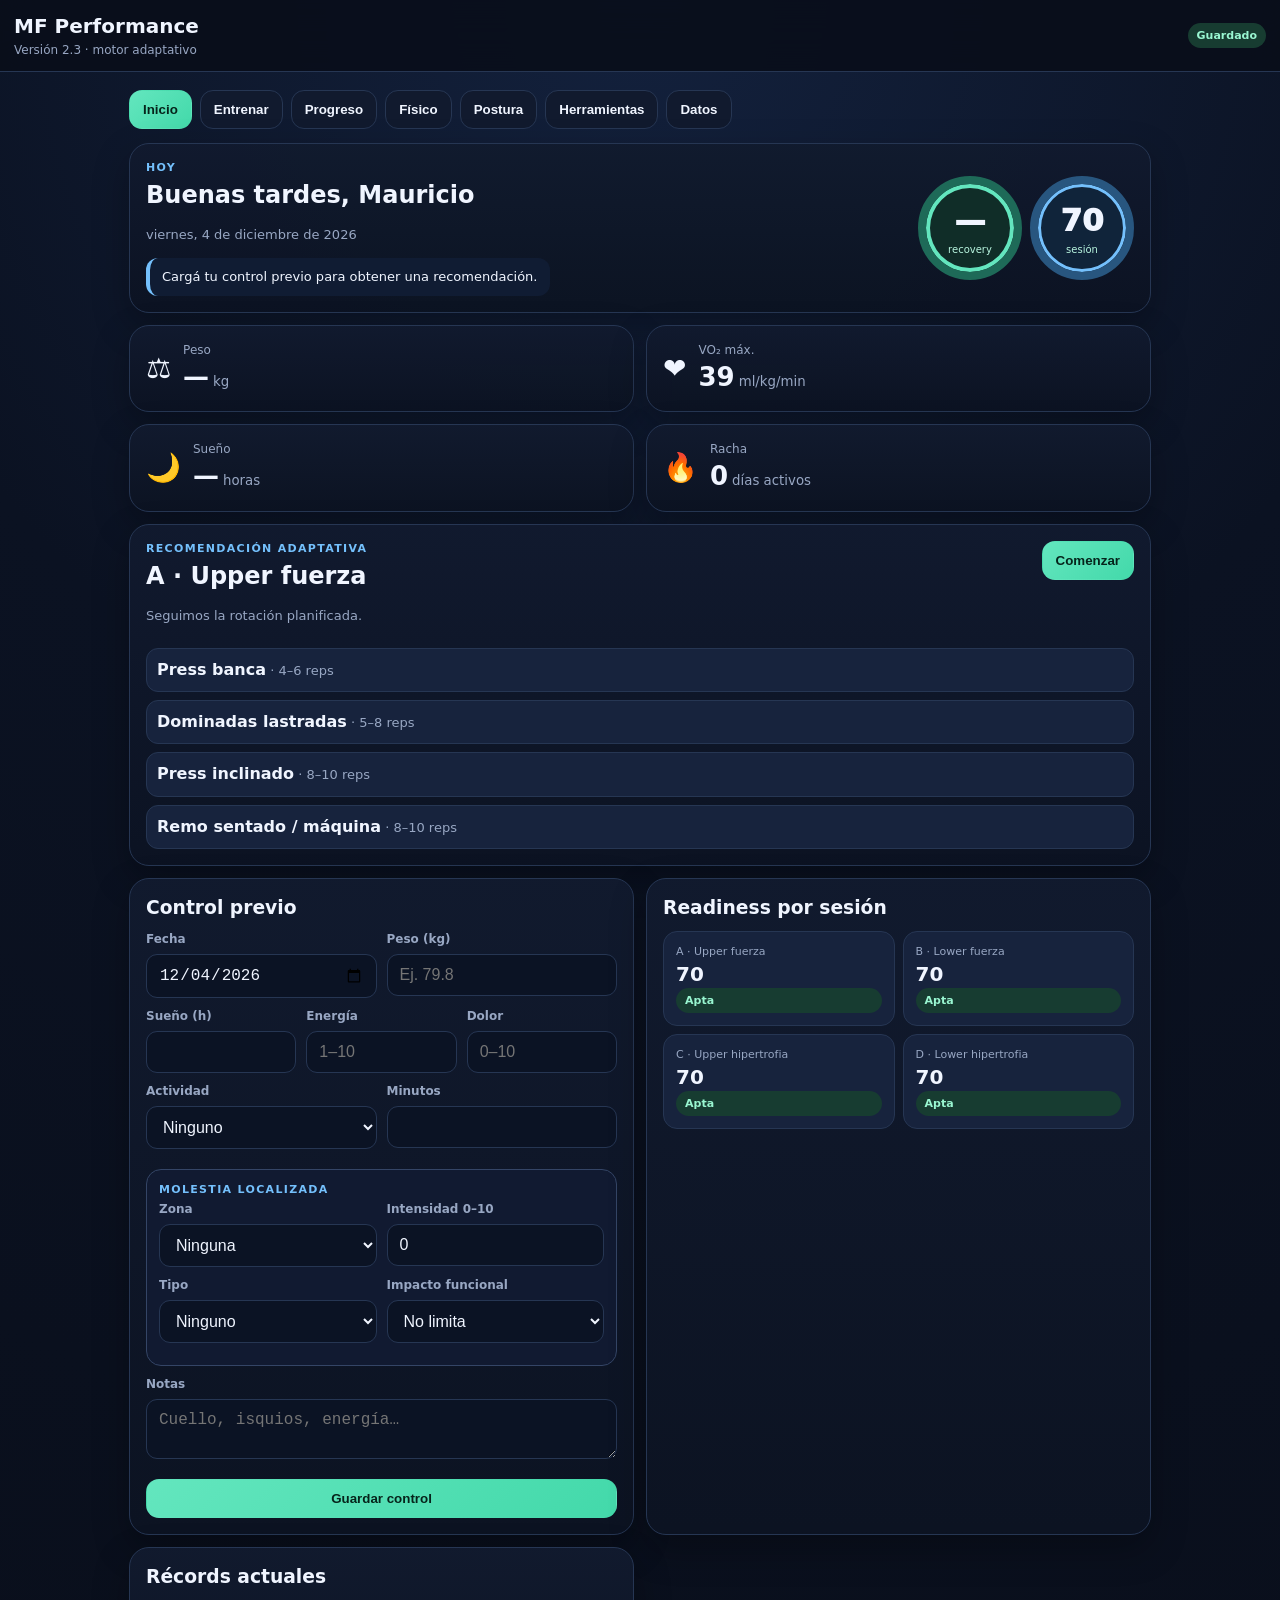
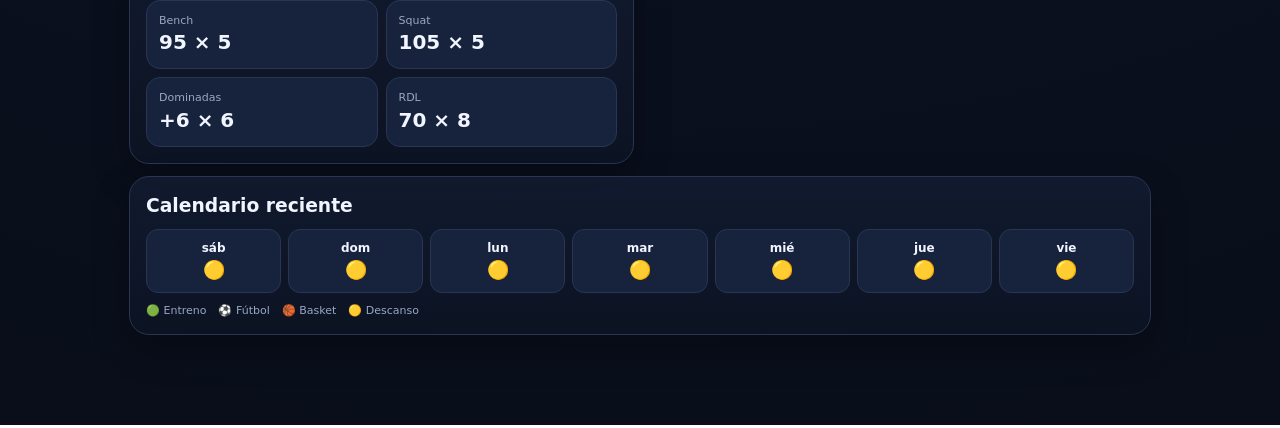
<file: index.html>
<!doctype html><html lang="es"><head><meta charset="utf-8"><meta name="viewport" content="width=device-width,initial-scale=1,viewport-fit=cover"><meta name="theme-color" content="#090e1a"><meta name="apple-mobile-web-app-capable" content="yes"><meta name="apple-mobile-web-app-status-bar-style" content="black-translucent"><meta name="apple-mobile-web-app-title" content="MF Performance"><link rel="manifest" href="manifest.json"><link rel="apple-touch-icon" href="icon-192.svg"><link rel="icon" href="icon-192.svg"><link rel="stylesheet" href="styles.css"><title>MF Performance 2.3</title></head><body>
<header class="topbar"><div><h1>MF Performance</h1><p>Versión 2.3 · motor adaptativo</p></div><span id="saveStatus" class="pill ok">Guardado</span></header>
<main class="app-shell"><nav class="tabs" id="tabs"><button class="active" data-view="dashboard">Inicio</button><button data-view="workout">Entrenar</button><button data-view="progress">Progreso</button><button data-view="body">Físico</button><button data-view="posture">Postura</button><button data-view="tools">Herramientas</button><button data-view="data">Datos</button></nav>
<section id="view-dashboard" class="view"><div class="dashboard-grid">
<article class="card hero-card span-2"><div><p class="eyebrow">Hoy</p><h2 id="greeting">Buen día, Mauricio</h2><p id="todayText" class="muted"></p><div id="readinessAdvice" class="advice">Cargá tu control previo para obtener una recomendación.</div></div><div class="score-pair"><div class="score-ring"><span id="recoveryScore">—</span><small>recovery</small></div><div class="score-ring secondary"><span id="sessionScore">—</span><small>sesión</small></div></div></article>
<article class="card metric-card"><span class="metric-icon">⚖️</span><div><p>Peso</p><strong id="currentWeight">—</strong><small>kg</small></div></article><article class="card metric-card"><span class="metric-icon">❤️</span><div><p>VO₂ máx.</p><strong id="vo2Metric">39</strong><small>ml/kg/min</small></div></article><article class="card metric-card"><span class="metric-icon">🌙</span><div><p>Sueño</p><strong id="sleepMetric">—</strong><small>horas</small></div></article><article class="card metric-card"><span class="metric-icon">🔥</span><div><p>Racha</p><strong id="streakMetric">0</strong><small>días activos</small></div></article>
<article class="card span-2"><div class="section-head"><div><p class="eyebrow">Recomendación adaptativa</p><h2 id="recommendedSessionName"></h2><p id="recommendedSessionReason" class="muted"></p></div><button id="goWorkoutBtn" class="btn primary">Comenzar</button></div><div id="recommendedSessionExercises" class="mini-list"></div></article>
<article class="card"><h3>Control previo</h3><div class="two"><label>Fecha<input id="dateInput" type="date"></label><label>Peso (kg)<input id="weightInput" type="number" step="0.1" placeholder="Ej. 79.8"></label></div><div class="three"><label>Sueño (h)<input id="sleepInput" type="number" step="0.1" min="0" max="14"></label><label>Energía<input id="energyInput" type="number" min="1" max="10" placeholder="1–10"></label><label>Dolor<input id="painInput" type="number" min="0" max="10" placeholder="0–10"></label></div><div class="two"><label>Actividad<select id="sportInput"><option value="Ninguno">Ninguno</option><option value="Fútbol">Fútbol</option><option value="Basket">Basket</option><option value="Fútbol + Basket">Fútbol + Basket</option><option value="Caminata">Caminata</option></select></label><label>Minutos<input id="sportMinutesInput" type="number" min="0" step="5"></label></div><div class="injury-box"><p class="eyebrow">Molestia localizada</p><div class="two"><label>Zona<select id="issueZone"><option value="Ninguna">Ninguna</option><option>Cuello</option><option>Hombro</option><option>Espalda alta</option><option>Lumbar</option><option>Cadera</option><option>Glúteo</option><option>Muslo anterior izquierdo</option><option>Muslo anterior derecho</option><option>Isquiotibial izquierdo</option><option>Isquiotibial derecho</option><option>Aductor izquierdo</option><option>Aductor derecho</option><option>Rodilla izquierda</option><option>Rodilla derecha</option><option>Gemelo izquierdo</option><option>Gemelo derecho</option><option>Tobillo izquierdo</option><option>Tobillo derecho</option><option>Codo</option><option>Muñeca</option></select></label><label>Intensidad 0–10<input id="issueIntensity" type="number" min="0" max="10" value="0"></label></div><div class="two"><label>Tipo<select id="issueType"><option value="Ninguno">Ninguno</option><option>DOMS / agujetas</option><option>Rigidez</option><option>Sobrecarga muscular</option><option>Pinchazo</option><option>Dolor articular</option><option>Golpe</option><option>Tirón</option><option>Otra</option></select></label><label>Impacto funcional<select id="issueImpact"><option value="0">No limita</option><option value="1">Limita un poco</option><option value="2">Limita bastante</option><option value="3">No puedo cargar esa zona</option></select></label></div></div><label>Notas<textarea id="notesInput" rows="2" placeholder="Cuello, isquios, energía…"></textarea></label><button id="saveCheckinBtn" class="btn primary full">Guardar control</button></article>
<article class="card"><h3>Readiness por sesión</h3><div id="sessionReadinessGrid" class="records-grid"></div></article><article class="card"><h3>Récords actuales</h3><div class="records-grid"><div><span>Bench</span><strong>95 × 5</strong></div><div><span>Squat</span><strong>105 × 5</strong></div><div><span>Dominadas</span><strong>+6 × 6</strong></div><div><span>RDL</span><strong>70 × 8</strong></div></div></article>
<article class="card span-2"><h3>Calendario reciente</h3><div id="calendarStrip" class="calendar-strip"></div><div class="legend"><span>🟢 Entreno</span><span>⚽ Fútbol</span><span>🏀 Basket</span><span>🟡 Descanso</span></div></article>
</div></section>
<section id="view-workout" class="view hidden"><article class="card"><div class="section-head"><div><p class="eyebrow">Sesión</p><h2 id="sessionName"></h2><p id="sessionGoal" class="muted"></p></div><select id="sessionSelect"></select></div><div id="sessionWarning" class="advice hidden"></div><div id="exerciseList"></div><button id="saveWorkoutBtn" class="btn primary full">Guardar entrenamiento</button></article></section>
<section id="view-progress" class="view hidden"><div class="dashboard-grid"><article class="card"><h3>Peso corporal</h3><canvas id="weightChart" width="700" height="300"></canvas></article><article class="card"><h3>Fuerza estimada en banca</h3><canvas id="benchChart" width="700" height="300"></canvas></article><article class="card span-2"><h3>Historial reciente</h3><div id="historyList"></div></article></div></section>
<section id="view-body" class="view hidden"><div class="dashboard-grid"><article class="card"><h3>Nuevo registro físico</h3><div class="two"><label>Fecha<input id="bodyDate" type="date"></label><label>Peso (kg)<input id="bodyWeightEntry" type="number" step="0.1"></label></div><div class="three"><label>Cintura (cm)<input id="waistInput" type="number" step="0.1"></label><label>Pecho (cm)<input id="chestInput" type="number" step="0.1"></label><label>Brazo (cm)<input id="armInput" type="number" step="0.1"></label></div><label>% grasa estimado<input id="fatInput" type="number" step="0.1" placeholder="Opcional"></label><label>Foto frontal<input id="frontPhoto" type="file" accept="image/*"></label><label>Foto lateral<input id="sidePhoto" type="file" accept="image/*"></label><label>Foto espalda<input id="backPhoto" type="file" accept="image/*"></label><label>Comentario<textarea id="bodyComment" rows="3"></textarea></label><button id="saveBodyBtn" class="btn primary full">Guardar evolución física</button></article><article class="card"><h3>Análisis actual</h3><div class="analysis-block"><b>Fortalezas</b><p>Deltoides, tríceps, brazos y pectoral medio.</p></div><div class="analysis-block"><b>Prioridades</b><p>Espalda, pectoral superior, deltoides posterior y core.</p></div><div class="analysis-block"><b>Postura</b><p>Tendencia leve a cabeza adelantada y protracción escapular.</p></div><div class="analysis-block"><b>Objetivo 6 meses</b><p>82–83 kg manteniendo una composición atlética.</p></div></article><article class="card span-2"><h3>Línea de tiempo física</h3><div id="bodyTimeline" class="photo-grid"></div></article></div></section>
<section id="view-posture" class="view hidden"><article class="card"><div class="section-head"><div><p class="eyebrow">Rutina diaria</p><h2>Correctivos posturales</h2><p class="muted">8–10 minutos.</p></div><span id="posturePercent" class="pill">0%</span></div><div id="postureList"></div><button id="savePostureBtn" class="btn primary full">Guardar rutina de hoy</button></article></section>
<section id="view-tools" class="view hidden"><div class="dashboard-grid"><article class="card"><h3>Calculadora de discos</h3><div class="two"><label>Peso objetivo (kg)<input id="plateTarget" type="number" step="0.5" value="95"></label><label>Peso de barra (kg)<input id="barWeight" type="number" step="0.5" value="20"></label></div><button id="calcPlatesBtn" class="btn primary full">Calcular</button><div id="plateResult" class="plate-result"></div></article><article class="card"><h3>Temporizador</h3><div id="timerDisplay" class="timer">02:00</div><div class="timer-buttons"><button class="btn timer-preset" data-seconds="60">60 s</button><button class="btn timer-preset" data-seconds="90">90 s</button><button class="btn timer-preset" data-seconds="120">2 min</button><button class="btn timer-preset" data-seconds="180">3 min</button></div><button id="timerToggleBtn" class="btn primary full">Iniciar</button></article></div></section>
<section id="view-data" class="view hidden"><div class="dashboard-grid"><article class="card"><h3>Respaldo</h3><button id="exportJsonBtn" class="btn primary full">Exportar JSON</button><button id="exportCsvBtn" class="btn full">Exportar CSV</button></article><article class="card"><h3>Restaurar</h3><label>Importar JSON<input id="importJsonInput" type="file" accept=".json"></label><p class="muted">Compatible con v1, v2.1, v2.2 y v2.3.</p></article><article class="card"><h3>Garmin manual</h3><div class="two"><label>VO₂ máx.<input id="vo2Input" type="number" step="0.1" value="39"></label><label>Body Battery<input id="bbInput" type="number" min="0" max="100"></label></div><div class="two"><label>HRV<input id="hrvInput" type="number"></label><label>FC reposo<input id="rhrInput" type="number"></label></div><button id="saveGarminBtn" class="btn primary full">Guardar Garmin</button></article><article class="card"><h3>Seguridad</h3><button id="resetBtn" class="btn danger full">Borrar todos los datos locales</button></article></div></section>
</main><script type="module" src="app.js"></script></body></html>
</file>
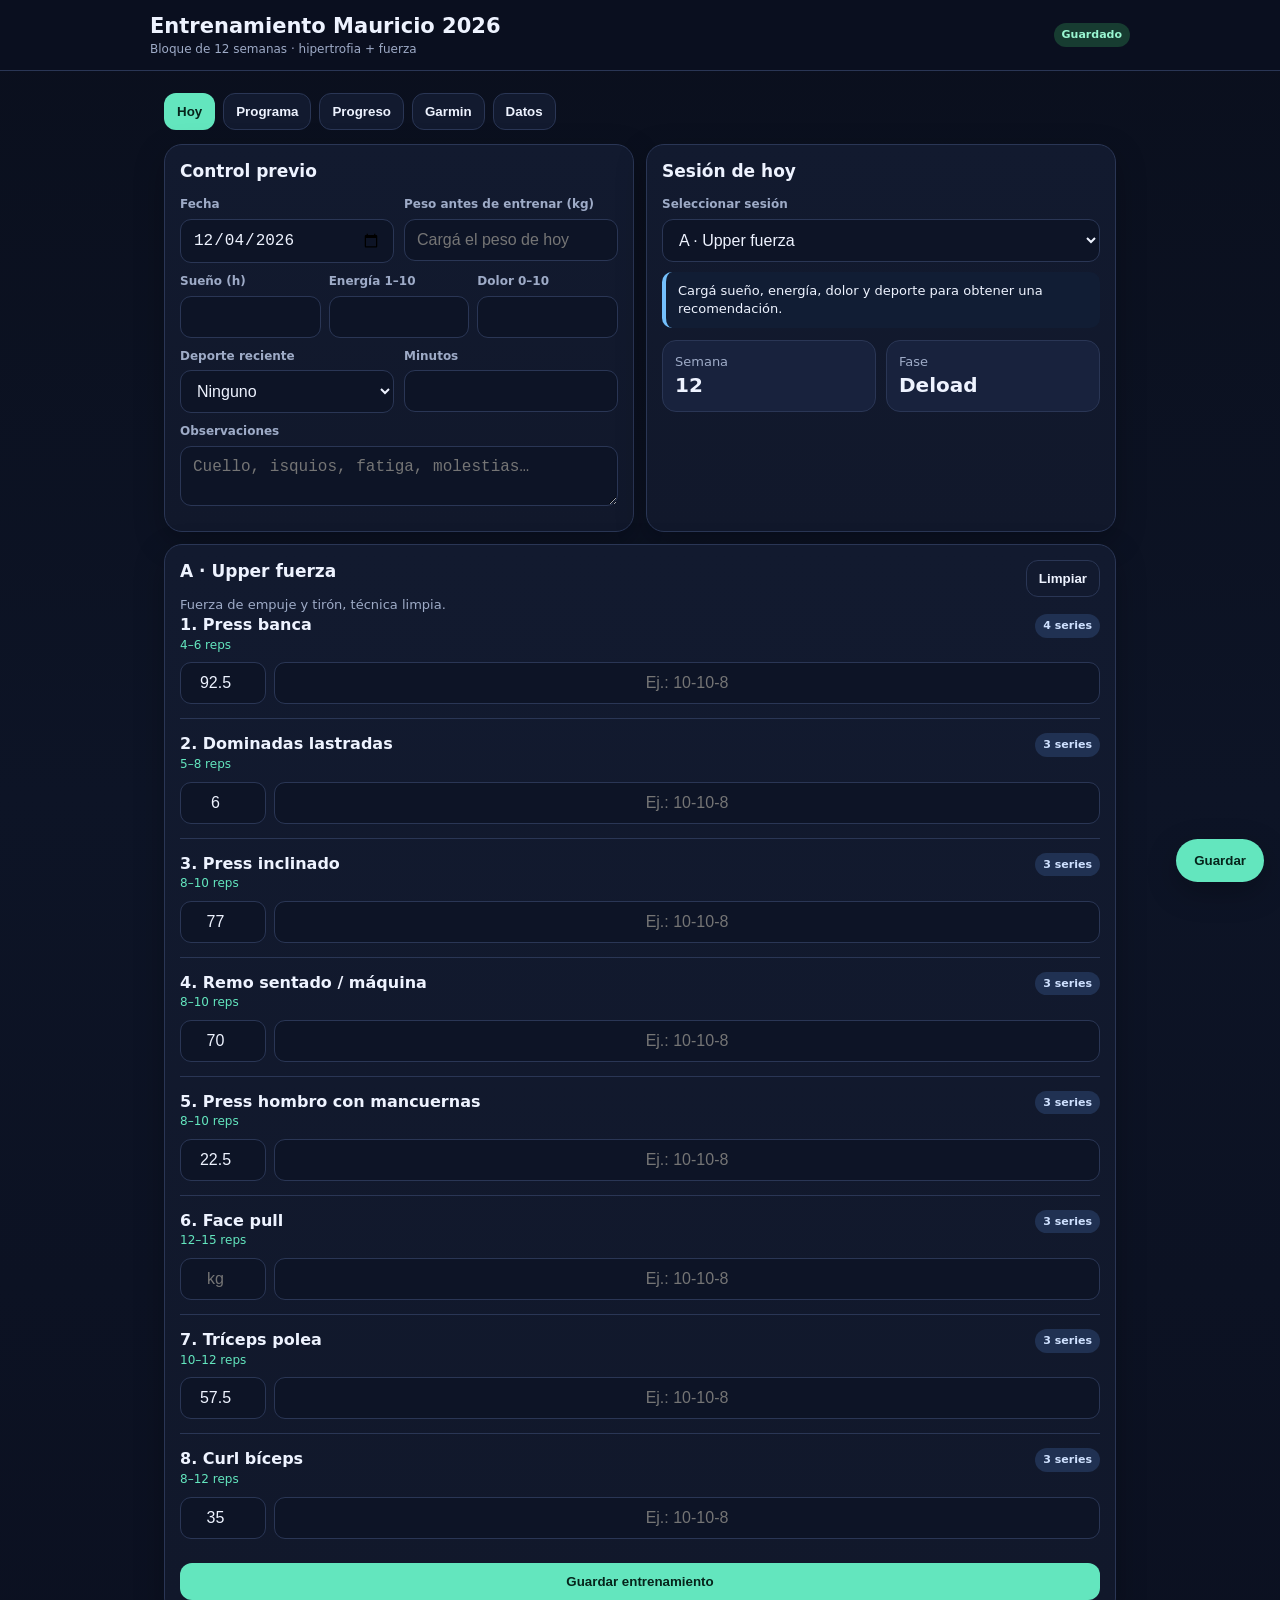
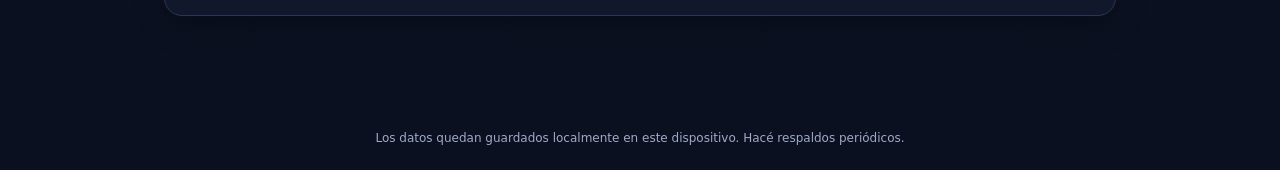
<file: entrenamiento_mauricio_2026.html>
<!doctype html>
<html lang="es">
<head>
<meta charset="utf-8">
<meta name="viewport" content="width=device-width,initial-scale=1,viewport-fit=cover">
<meta name="theme-color" content="#0b1020">
<title>Entrenamiento Mauricio 2026</title>
<style>
:root{
  --bg:#0b1020;--panel:#121a2f;--panel2:#18223d;--text:#eef3ff;--muted:#9eabc7;
  --accent:#63e6be;--accent2:#74c0fc;--danger:#ff8787;--warn:#ffd43b;--ok:#69db7c;
  --border:#2a3655;--shadow:0 10px 30px rgba(0,0,0,.25)
}
*{box-sizing:border-box}
html{scroll-behavior:smooth}
body{margin:0;background:linear-gradient(180deg,#0a0f1d,#0d1426 45%,#0b1020);color:var(--text);
font-family:system-ui,-apple-system,Segoe UI,Roboto,Arial,sans-serif;line-height:1.4}
header{position:sticky;top:0;z-index:20;background:rgba(11,16,32,.92);backdrop-filter:blur(12px);
border-bottom:1px solid var(--border);padding:12px 14px}
.header-row{max-width:980px;margin:auto;display:flex;align-items:center;gap:10px;justify-content:space-between}
h1{font-size:18px;margin:0}.sub{font-size:12px;color:var(--muted)}
main{max-width:980px;margin:auto;padding:14px 14px 90px}
nav{display:flex;gap:8px;overflow:auto;padding:8px 0 14px;scrollbar-width:none}
nav button,.btn{border:1px solid var(--border);background:var(--panel);color:var(--text);padding:10px 12px;
border-radius:12px;font-weight:700;cursor:pointer;white-space:nowrap}
nav button.active,.btn.primary{background:var(--accent);color:#06241b;border-color:transparent}
.btn.blue{background:var(--accent2);color:#06213a;border-color:transparent}
.btn.danger{background:transparent;color:var(--danger);border-color:#6f3340}
.grid{display:grid;grid-template-columns:repeat(12,1fr);gap:12px}
.card{grid-column:span 12;background:linear-gradient(180deg,var(--panel),#11182b);border:1px solid var(--border);
border-radius:18px;padding:15px;box-shadow:var(--shadow)}
.card h2{font-size:17px;margin:0 0 12px}.card h3{font-size:15px;margin:12px 0 8px}
.metric{display:flex;justify-content:space-between;align-items:end;gap:10px}
.metric b{font-size:25px}.muted{color:var(--muted);font-size:13px}
.field{display:flex;flex-direction:column;gap:6px;margin-bottom:10px}
label{font-size:12px;color:var(--muted);font-weight:700}
input,select,textarea{width:100%;border:1px solid var(--border);background:#0d1426;color:var(--text);
border-radius:11px;padding:11px 12px;font-size:16px;outline:none}
input:focus,select:focus,textarea:focus{border-color:var(--accent2)}
.row{display:grid;grid-template-columns:1fr 1fr;gap:10px}
.row3{display:grid;grid-template-columns:repeat(3,1fr);gap:8px}
.exercise{border-top:1px solid var(--border);padding:14px 0}
.exercise:first-child{border-top:0;padding-top:0}
.exercise-head{display:flex;justify-content:space-between;gap:12px;align-items:flex-start}
.exercise-title{font-weight:800}.target{font-size:12px;color:var(--accent)}
.sets{display:grid;grid-template-columns:86px 1fr;gap:8px;margin-top:9px}
.sets input{text-align:center}
.badge{display:inline-flex;align-items:center;padding:4px 8px;border-radius:999px;font-size:11px;font-weight:800;
background:#203152;color:#cfe1ff}
.badge.ok{background:#173c31;color:#99f6d1}.badge.warn{background:#473d16;color:#ffe98a}
.summary{display:grid;grid-template-columns:repeat(2,1fr);gap:10px}
.summary .box{background:var(--panel2);border:1px solid var(--border);border-radius:14px;padding:12px}
.summary b{font-size:20px}
.session-pill{display:flex;justify-content:space-between;align-items:center;padding:12px;border:1px solid var(--border);
border-radius:14px;margin:8px 0;background:var(--panel2)}
.hidden{display:none!important}
canvas{width:100%;height:220px;background:#0d1426;border-radius:14px;border:1px solid var(--border)}
.notice{border-left:4px solid var(--accent2);padding:10px 12px;background:#111d34;border-radius:10px;font-size:13px}
footer{color:var(--muted);font-size:12px;text-align:center;padding:24px}
.fab{position:fixed;right:16px;bottom:18px;z-index:30;border:0;background:var(--accent);color:#06241b;
font-weight:900;border-radius:999px;padding:14px 18px;box-shadow:var(--shadow)}
@media(min-width:700px){
  .half{grid-column:span 6}.third{grid-column:span 4}
  h1{font-size:21px}
}
@media(max-width:520px){
  .row,.row3{grid-template-columns:1fr}
  .sets{grid-template-columns:78px 1fr}
}
</style>
</head>
<body>
<header>
  <div class="header-row">
    <div>
      <h1>Entrenamiento Mauricio 2026</h1>
      <div class="sub">Bloque de 12 semanas · hipertrofia + fuerza</div>
    </div>
    <span id="saveState" class="badge ok">Guardado</span>
  </div>
</header>

<main>
<nav id="tabs">
  <button class="active" data-tab="hoy">Hoy</button>
  <button data-tab="programa">Programa</button>
  <button data-tab="progreso">Progreso</button>
  <button data-tab="garmin">Garmin</button>
  <button data-tab="datos">Datos</button>
</nav>

<section id="tab-hoy">
  <div class="grid">
    <article class="card half">
      <h2>Control previo</h2>
      <div class="row">
        <div class="field"><label>Fecha</label><input id="date" type="date"></div>
        <div class="field"><label>Peso antes de entrenar (kg)</label><input id="bodyWeight" type="number" step="0.1" placeholder="Cargá el peso de hoy"></div>
      </div>
      <div class="row3">
        <div class="field"><label>Sueño (h)</label><input id="sleepHours" type="number" step="0.1" min="0" max="14"></div>
        <div class="field"><label>Energía 1–10</label><input id="energy" type="number" min="1" max="10"></div>
        <div class="field"><label>Dolor 0–10</label><input id="pain" type="number" min="0" max="10"></div>
      </div>
      <div class="row">
        <div class="field"><label>Deporte reciente</label>
          <select id="sport"><option>Ninguno</option><option>Fútbol</option><option>Basket</option><option>Fútbol + Basket</option></select>
        </div>
        <div class="field"><label>Minutos</label><input id="sportMinutes" type="number" min="0" step="5"></div>
      </div>
      <div class="field"><label>Observaciones</label><textarea id="dailyNotes" rows="2" placeholder="Cuello, isquios, fatiga, molestias…"></textarea></div>
    </article>

    <article class="card half">
      <h2>Sesión de hoy</h2>
      <div class="field"><label>Seleccionar sesión</label>
        <select id="sessionSelect"></select>
      </div>
      <div id="readiness" class="notice">Cargá sueño, energía, dolor y deporte para obtener una recomendación.</div>
      <div class="summary" style="margin-top:12px">
        <div class="box"><div class="muted">Semana</div><b id="weekNum">1</b></div>
        <div class="box"><div class="muted">Fase</div><b id="phaseName">Hipertrofia</b></div>
      </div>
    </article>

    <article class="card" id="workoutCard">
      <div class="exercise-head">
        <div><h2 id="sessionTitle">Sesión A</h2><div id="sessionGoal" class="muted"></div></div>
        <button class="btn" id="clearSession">Limpiar</button>
      </div>
      <div id="exerciseList"></div>
      <button class="btn primary" id="finishWorkout" style="width:100%;margin-top:10px">Guardar entrenamiento</button>
    </article>
  </div>
</section>

<section id="tab-programa" class="hidden">
  <div class="grid">
    <article class="card">
      <h2>Programa rotativo 3–4 días</h2>
      <div class="notice">No depende de días fijos: completá A → B → C → D. Si entrenás 3 días, continuá por la siguiente sesión la semana posterior.</div>
      <div id="programList" style="margin-top:12px"></div>
    </article>
    <article class="card">
      <h2>Periodización de 12 semanas</h2>
      <div class="session-pill"><div><b>Semanas 1–4</b><div class="muted">Hipertrofia técnica</div></div><span class="badge">RIR 2–3</span></div>
      <div class="session-pill"><div><b>Semanas 5–8</b><div class="muted">Fuerza + hipertrofia</div></div><span class="badge">RIR 1–2</span></div>
      <div class="session-pill"><div><b>Semanas 9–11</b><div class="muted">Intensificación</div></div><span class="badge warn">RIR 1</span></div>
      <div class="session-pill"><div><b>Semana 12</b><div class="muted">Deload y evaluación</div></div><span class="badge ok">−40% volumen</span></div>
    </article>
  </div>
</section>

<section id="tab-progreso" class="hidden">
  <div class="grid">
    <article class="card half">
      <h2>Peso corporal</h2>
      <canvas id="weightChart" width="700" height="300"></canvas>
    </article>
    <article class="card half">
      <h2>Fuerza estimada</h2>
      <canvas id="strengthChart" width="700" height="300"></canvas>
    </article>
    <article class="card">
      <h2>Historial reciente</h2>
      <div id="historyList"></div>
    </article>
  </div>
</section>

<section id="tab-garmin" class="hidden">
  <div class="grid">
    <article class="card half">
      <h2>Datos Garmin manuales</h2>
      <div class="row">
        <div class="field"><label>VO₂ máx.</label><input id="vo2" type="number" step="0.1" value="39"></div>
        <div class="field"><label>FC reposo</label><input id="rhr" type="number"></div>
      </div>
      <div class="row">
        <div class="field"><label>HRV</label><input id="hrv" type="number"></div>
        <div class="field"><label>Body Battery</label><input id="bodyBattery" type="number" min="0" max="100"></div>
      </div>
      <div class="row">
        <div class="field"><label>Respiración nocturna</label><input id="respRate" type="number" step="0.1" value="12"></div>
        <div class="field"><label>FC mínima nocturna</label><input id="sleepHrMin" type="number" value="38"></div>
      </div>
      <button class="btn primary" id="saveGarmin">Guardar datos Garmin</button>
    </article>
    <article class="card half">
      <h2>Importar archivo</h2>
      <p class="muted">Acepta CSV genérico. La app intentará reconocer columnas como fecha, peso, sueño, VO₂, FC, HRV, pasos y Body Battery.</p>
      <input id="garminFile" type="file" accept=".csv,.json">
      <div id="importStatus" class="notice" style="margin-top:12px">Todavía no se importó ningún archivo.</div>
    </article>
    <article class="card">
      <h2>Sincronización</h2>
      <p class="muted">Esta versión funciona sin internet y guarda los datos en el navegador. No inicia sesión ni se conecta directamente a Garmin Connect. Podés importar exportaciones periódicas y, más adelante, agregar una integración mediante una API autorizada o un servicio intermedio.</p>
    </article>
  </div>
</section>

<section id="tab-datos" class="hidden">
  <div class="grid">
    <article class="card">
      <h2>Respaldo y portabilidad</h2>
      <div class="row">
        <button class="btn blue" id="exportJson">Exportar JSON</button>
        <button class="btn" id="exportCsv">Exportar CSV</button>
      </div>
      <div class="field" style="margin-top:12px"><label>Restaurar respaldo JSON</label><input id="importJson" type="file" accept=".json"></div>
      <button class="btn danger" id="resetAll">Borrar todos los datos</button>
    </article>
  </div>
</section>
</main>

<button class="fab" id="quickSave">Guardar</button>
<footer>Los datos quedan guardados localmente en este dispositivo. Hacé respaldos periódicos.</footer>

<script>
const PROGRAM_START = '2026-08-04';

const sessions = {
 A:{name:'A · Upper fuerza',goal:'Fuerza de empuje y tirón, técnica limpia.',
 exercises:[
  {n:'Press banca',sets:4,target:'4–6 reps',load:92.5},
  {n:'Dominadas lastradas',sets:3,target:'5–8 reps',load:6},
  {n:'Press inclinado',sets:3,target:'8–10 reps',load:77},
  {n:'Remo sentado / máquina',sets:3,target:'8–10 reps',load:70},
  {n:'Press hombro con mancuernas',sets:3,target:'8–10 reps',load:22.5},
  {n:'Face pull',sets:3,target:'12–15 reps',load:''},
  {n:'Tríceps polea',sets:3,target:'10–12 reps',load:57.5},
  {n:'Curl bíceps',sets:3,target:'8–12 reps',load:35}
 ]},
 B:{name:'B · Lower fuerza',goal:'Sentadilla, cadena posterior y fuerza global.',
 exercises:[
  {n:'Back squat',sets:4,target:'4–6 reps',load:105},
  {n:'Peso muerto rumano',sets:3,target:'6–8 reps',load:70},
  {n:'Prensa',sets:3,target:'8–10 reps',load:180},
  {n:'Curl femoral',sets:3,target:'8–12 reps',load:50},
  {n:'Gemelos',sets:3,target:'12–15 reps',load:65},
  {n:'Abdominales',sets:3,target:'12–15 reps',load:''}
 ]},
 C:{name:'C · Upper hipertrofia',goal:'Volumen equilibrado de pecho, espalda, hombros y brazos.',
 exercises:[
  {n:'Press inclinado Smith',sets:4,target:'8–10 reps',load:27.5},
  {n:'Remo T-Bar',sets:3,target:'8–12 reps',load:65},
  {n:'Jalón al pecho',sets:3,target:'8–12 reps',load:73},
  {n:'Press hombro con mancuernas',sets:3,target:'10–12 reps',load:20},
  {n:'Elevaciones laterales',sets:3,target:'12–15 reps',load:15},
  {n:'Posterior de hombro',sets:3,target:'12–15 reps',load:12.5},
  {n:'Tríceps copa',sets:3,target:'10–15 reps',load:20},
  {n:'Curl inclinado',sets:3,target:'10–12 reps',load:''}
 ]},
 D:{name:'D · Lower hipertrofia',goal:'Volumen de piernas con menor fatiga neural.',
 exercises:[
  {n:'Front squat / Hack squat',sets:4,target:'8–10 reps',load:65},
  {n:'Peso muerto rumano',sets:3,target:'8–10 reps',load:70},
  {n:'Prensa',sets:3,target:'10–12 reps',load:180},
  {n:'Curl femoral',sets:3,target:'10–12 reps',load:73},
  {n:'Zancadas caminando',sets:2,target:'10 por pierna',load:''},
  {n:'Gemelos',sets:3,target:'12–15 reps',load:65},
  {n:'Core',sets:3,target:'12–15 reps',load:''}
 ]}
};

const state = JSON.parse(localStorage.getItem('mauricioTraining2026')||'{}');
state.logs ??= [];
state.garmin ??= [];
state.nextSession ??= 'A';

const $ = id => document.getElementById(id);
function todayISO(){return new Date().toISOString().slice(0,10)}
function save(){
 localStorage.setItem('mauricioTraining2026',JSON.stringify(state));
 $('saveState').textContent='Guardado'; $('saveState').className='badge ok';
}
function dirty(){ $('saveState').textContent='Sin guardar'; $('saveState').className='badge warn'; }
function weekInfo(dateStr){
 const d0=new Date(PROGRAM_START+'T00:00:00'), d=new Date(dateStr+'T00:00:00');
 const w=Math.max(1,Math.min(12,Math.floor((d-d0)/(7*864e5))+1));
 const phase=w<=4?'Hipertrofia':w<=8?'Mixto':w<=11?'Intensificación':'Deload';
 return {w,phase};
}
function setupTabs(){
 document.querySelectorAll('#tabs button').forEach(b=>b.onclick=()=>{
  document.querySelectorAll('#tabs button').forEach(x=>x.classList.remove('active')); b.classList.add('active');
  document.querySelectorAll('main>section').forEach(s=>s.classList.add('hidden'));
  $('tab-'+b.dataset.tab).classList.remove('hidden');
  if(b.dataset.tab==='progreso') drawAll();
 });
}
function renderSession(){
 const key=$('sessionSelect').value, s=sessions[key];
 $('sessionTitle').textContent=s.name; $('sessionGoal').textContent=s.goal;
 $('exerciseList').innerHTML=s.exercises.map((e,i)=>`
 <div class="exercise">
  <div class="exercise-head"><div><div class="exercise-title">${i+1}. ${e.n}</div><div class="target">${e.target}</div></div><span class="badge">${e.sets} series</span></div>
  <div class="sets">
   <input type="number" step="0.1" id="load-${i}" placeholder="kg" value="${e.load}">
   <input type="text" id="reps-${i}" placeholder="Ej.: 10-10-8">
  </div>
 </div>`).join('');
}
function renderProgram(){
 $('programList').innerHTML=Object.entries(sessions).map(([k,s])=>`
 <div class="session-pill"><div><b>${s.name}</b><div class="muted">${s.goal}</div></div><button class="btn" onclick="selectSession('${k}')">Abrir</button></div>`).join('');
}
window.selectSession=function(k){$('sessionSelect').value=k;renderSession();document.querySelector('[data-tab=hoy]').click()}
function readiness(){
 const e=+$('energy').value||0,p=+$('pain').value||0,sl=+$('sleepHours').value||0,sm=+$('sportMinutes').value||0;
 let msg='Cargá sueño, energía, dolor y deporte para obtener una recomendación.',cls='notice';
 if(e&&sl){
  if(p>=6||e<=4||sl<5.5) msg='Recomendación: descarga o descanso. Evitá series al fallo y reducí 30–40% el volumen.';
  else if(sm>=60||sl<6.5||e<=6) msg='Recomendación: mantené la sesión, pero dejá 2–3 repeticiones en reserva y reducí una serie en accesorios.';
  else msg='Recomendación: sesión normal. Podés progresar si la técnica y la velocidad se mantienen.';
 }
 $('readiness').textContent=msg;
}
function collectDaily(){
 return {date:$('date').value,weight:+$('bodyWeight').value||null,sleep:+$('sleepHours').value||null,
 energy:+$('energy').value||null,pain:+$('pain').value||null,sport:$('sport').value,
 sportMinutes:+$('sportMinutes').value||0,notes:$('dailyNotes').value};
}
function finishWorkout(){
 const key=$('sessionSelect').value,s=sessions[key];
 const exercises=s.exercises.map((e,i)=>({name:e.n,load:+$('load-'+i).value||0,reps:$('reps-'+i).value.trim()}));
 const log={...collectDaily(),session:key,sessionName:s.name,exercises,createdAt:new Date().toISOString()};
 state.logs.push(log);
 const order=['A','B','C','D']; state.nextSession=order[(order.indexOf(key)+1)%4];
 save(); alert('Entrenamiento guardado. Próxima sesión sugerida: '+sessions[state.nextSession].name);
 renderHistory();
}
function renderHistory(){
 const rows=[...state.logs].reverse().slice(0,12);
 $('historyList').innerHTML=rows.length?rows.map(l=>`
 <div class="session-pill"><div><b>${l.date} · ${l.sessionName}</b><div class="muted">${l.weight?l.weight+' kg · ':''}${l.exercises.map(e=>e.reps?e.name+' '+e.load+'kg '+e.reps:'').filter(Boolean).slice(0,2).join(' · ')}</div></div></div>`).join(''):'<div class="muted">Todavía no hay entrenamientos guardados.</div>';
}
function drawChart(canvas,points,labelFn){
 const c=canvas,ctx=c.getContext('2d'),W=c.width,H=c.height;ctx.clearRect(0,0,W,H);
 ctx.fillStyle='#0d1426';ctx.fillRect(0,0,W,H);
 if(points.length<2){ctx.fillStyle='#9eabc7';ctx.font='24px system-ui';ctx.fillText('Faltan datos',24,50);return}
 const vals=points.map(p=>p.v),min=Math.min(...vals),max=Math.max(...vals),pad=Math.max(1,(max-min)*.15);
 const lo=min-pad,hi=max+pad;
 ctx.strokeStyle='#2a3655';ctx.lineWidth=1;
 for(let i=1;i<5;i++){let y=H*i/5;ctx.beginPath();ctx.moveTo(40,y);ctx.lineTo(W-15,y);ctx.stroke()}
 ctx.strokeStyle='#63e6be';ctx.lineWidth=4;ctx.beginPath();
 points.forEach((p,i)=>{let x=45+i*(W-70)/(points.length-1),y=H-30-(p.v-lo)*(H-55)/(hi-lo);i?ctx.lineTo(x,y):ctx.moveTo(x,y)});
 ctx.stroke();
 ctx.fillStyle='#eef3ff';ctx.font='18px system-ui';ctx.fillText(labelFn(points.at(-1)),46,28);
}
function e1rm(load,reps){return load*(1+reps/30)}
function drawAll(){
 const weights=state.logs.filter(l=>l.weight).map(l=>({v:l.weight,date:l.date}));
 drawChart($('weightChart'),weights,p=>'Último: '+p.v.toFixed(1)+' kg');
 const strength=[];
 state.logs.forEach(l=>{const ex=l.exercises?.find(e=>/press banca/i.test(e.name));if(ex&&ex.reps){const r=Math.max(...ex.reps.split('-').map(Number).filter(Boolean));strength.push({v:e1rm(ex.load,r),date:l.date})}});
 drawChart($('strengthChart'),strength,p=>'1RM banca est.: '+p.v.toFixed(1)+' kg');
 renderHistory();
}
function download(name,text,type){
 const a=document.createElement('a');a.href=URL.createObjectURL(new Blob([text],{type}));a.download=name;a.click();URL.revokeObjectURL(a.href);
}
function exportCsv(){
 const lines=['date,weight,sleep,energy,pain,sport,sport_minutes,session,exercise,load,reps'];
 state.logs.forEach(l=>l.exercises.forEach(e=>lines.push([l.date,l.weight??'',l.sleep??'',l.energy??'',l.pain??'',l.sport,l.sportMinutes,l.session,`"${e.name}"`,e.load,`"${e.reps}"`].join(','))));
 download('entrenamiento_mauricio.csv',lines.join('\n'),'text/csv');
}
function importGarmin(file){
 const r=new FileReader();
 r.onload=()=>{try{
  if(file.name.endsWith('.json')){const x=JSON.parse(r.result);state.garmin=state.garmin.concat(Array.isArray(x)?x:[x]);}
  else{
   const rows=r.result.split(/\r?\n/).filter(Boolean),heads=rows.shift().split(',').map(h=>h.trim().toLowerCase());
   rows.forEach(line=>{const v=line.split(',');let o={};heads.forEach((h,i)=>o[h]=v[i]);state.garmin.push(o)});
  }
  save();$('importStatus').textContent='Archivo importado: '+file.name+' · registros acumulados: '+state.garmin.length;
 }catch(e){$('importStatus').textContent='No se pudo importar: '+e.message}}
 r.readAsText(file);
}
function loadDailyDefaults(){
 $('date').value=todayISO();
 const last=[...state.logs].reverse().find(l=>l.weight);
 if(last)$('bodyWeight').placeholder='Último: '+last.weight+' kg';
}
function init(){
 setupTabs(); renderProgram(); loadDailyDefaults();
 $('sessionSelect').innerHTML=Object.entries(sessions).map(([k,s])=>`<option value="${k}">${s.name}</option>`).join('');
 $('sessionSelect').value=state.nextSession||'A'; renderSession();
 const wi=weekInfo($('date').value);$('weekNum').textContent=wi.w;$('phaseName').textContent=wi.phase;
 ['sleepHours','energy','pain','sportMinutes'].forEach(id=>$(id).addEventListener('input',readiness));
 $('sport').addEventListener('change',readiness);
 $('date').addEventListener('change',()=>{const x=weekInfo($('date').value);$('weekNum').textContent=x.w;$('phaseName').textContent=x.phase});
 $('sessionSelect').onchange=renderSession;
 $('finishWorkout').onclick=finishWorkout;
 $('quickSave').onclick=()=>{state.draft=collectDaily();save()};
 $('clearSession').onclick=()=>{if(confirm('¿Limpiar las cargas y repeticiones de esta sesión?'))renderSession()};
 $('saveGarmin').onclick=()=>{state.garmin.push({date:$('date').value,vo2:+$('vo2').value||null,rhr:+$('rhr').value||null,hrv:+$('hrv').value||null,bodyBattery:+$('bodyBattery').value||null,respRate:+$('respRate').value||null,sleepHrMin:+$('sleepHrMin').value||null});save();alert('Datos Garmin guardados')};
 $('garminFile').onchange=e=>e.target.files[0]&&importGarmin(e.target.files[0]);
 $('exportJson').onclick=()=>download('respaldo_entrenamiento_mauricio.json',JSON.stringify(state,null,2),'application/json');
 $('exportCsv').onclick=exportCsv;
 $('importJson').onchange=e=>{const f=e.target.files[0];if(!f)return;const r=new FileReader();r.onload=()=>{try{localStorage.setItem('mauricioTraining2026',r.result);location.reload()}catch(x){alert(x.message)}};r.readAsText(f)};
 $('resetAll').onclick=()=>{if(confirm('Esto borrará todos los datos guardados en este navegador.')){localStorage.removeItem('mauricioTraining2026');location.reload()}};
 document.addEventListener('input',dirty);
 renderHistory();
}
init();
</script>
</body>
</html>
</file>
<file: styles.css>
:root{--bg:#090e1a;--panel:#111a2e;--panel2:#17233d;--text:#f0f5ff;--muted:#98a7c3;--accent:#63e6be;--accent2:#74c0fc;--danger:#ff8787;--warn:#ffd43b;--border:#263653;--shadow:0 14px 36px rgba(0,0,0,.28)}*{box-sizing:border-box}body{margin:0;background:radial-gradient(circle at top,#13213d 0,#0b1222 38%,#090e1a 100%);color:var(--text);font-family:system-ui,-apple-system,Segoe UI,Roboto,Arial,sans-serif;line-height:1.4;min-height:100vh}.topbar{position:sticky;top:0;z-index:20;display:flex;justify-content:space-between;align-items:center;padding:12px 14px;background:rgba(9,14,26,.9);backdrop-filter:blur(16px);border-bottom:1px solid var(--border)}.topbar h1{font-size:20px;margin:0}.topbar p{margin:2px 0 0;color:var(--muted);font-size:12px}.app-shell{max-width:1050px;margin:auto;padding:12px 14px 90px}.tabs{display:flex;gap:8px;overflow:auto;padding:6px 0 14px;scrollbar-width:none}.tabs button,.btn{border:1px solid var(--border);background:var(--panel);color:var(--text);padding:11px 13px;border-radius:13px;font-weight:800;cursor:pointer;white-space:nowrap}.tabs button.active,.btn.primary{background:linear-gradient(135deg,var(--accent),#43d9aa);color:#06241b;border-color:transparent}.btn.danger{color:var(--danger);border-color:#6f3340;background:transparent}.full{width:100%;margin-top:10px}.dashboard-grid{display:grid;grid-template-columns:repeat(2,1fr);gap:12px}.card{background:linear-gradient(180deg,rgba(17,26,46,.98),rgba(12,19,34,.98));border:1px solid var(--border);border-radius:20px;padding:16px;box-shadow:var(--shadow)}.span-2{grid-column:span 2}.hero-card{display:flex;justify-content:space-between;align-items:center;gap:18px;min-height:170px}.score-ring{display:flex;flex-direction:column;align-items:center;justify-content:center;min-width:104px;height:104px;border-radius:50%;background:#102d28;border:8px solid #1e6a58;box-shadow:inset 0 0 0 4px var(--accent)}.score-ring span{font-size:31px;font-weight:950}.score-ring small{font-size:10px;color:#b8f5df}.advice{margin-top:14px;padding:10px 12px;border-radius:12px;background:#101c33;border-left:4px solid var(--accent2);font-size:13px}.metric-card{display:flex;gap:12px;align-items:center}.metric-icon{font-size:28px}.metric-card p{margin:0;color:var(--muted);font-size:12px}.metric-card strong{font-size:26px}.metric-card small{color:var(--muted);margin-left:4px}h2,h3{margin:0 0 10px}.eyebrow{margin:0 0 4px;text-transform:uppercase;letter-spacing:.12em;color:var(--accent2);font-size:11px;font-weight:900}.muted{color:var(--muted);font-size:13px}.two,.three{display:grid;gap:10px}.two{grid-template-columns:1fr 1fr}.three{grid-template-columns:repeat(3,1fr)}label{display:flex;flex-direction:column;gap:6px;color:var(--muted);font-size:12px;font-weight:800;margin-bottom:10px}input,select,textarea{width:100%;border:1px solid var(--border);background:#0b1324;color:var(--text);border-radius:11px;padding:11px 12px;font-size:16px}.pill{display:inline-flex;padding:5px 9px;border-radius:999px;background:#203152;color:#dce8ff;font-size:11px;font-weight:900}.pill.ok{background:#173c31;color:#99f6d1}.pill.warn{background:#473d16;color:#ffe98a}.section-head,.exercise-head{display:flex;justify-content:space-between;gap:12px;align-items:flex-start}.mini-list{display:grid;gap:8px;margin-top:10px}.mini-list div{padding:10px;border-radius:12px;background:var(--panel2);border:1px solid var(--border)}.records-grid{display:grid;grid-template-columns:1fr 1fr;gap:8px}.records-grid div{padding:12px;background:var(--panel2);border:1px solid var(--border);border-radius:14px}.records-grid span{display:block;color:var(--muted);font-size:11px}.records-grid strong{font-size:20px}.calendar-strip{display:grid;grid-template-columns:repeat(7,1fr);gap:7px}.calendar-day{padding:10px 4px;text-align:center;border-radius:12px;background:var(--panel2);border:1px solid var(--border)}.calendar-day b{display:block;font-size:12px}.calendar-day span{font-size:18px}.legend{display:flex;gap:12px;flex-wrap:wrap;margin-top:10px;color:var(--muted);font-size:11px}.exercise{border-top:1px solid var(--border);padding:14px 0}.exercise:first-child{border-top:0}.exercise-title{font-weight:900}.target{font-size:12px;color:var(--accent)}.set-grid{display:grid;grid-template-columns:86px 1fr 70px;gap:8px;margin-top:8px}.history-item{padding:12px;border-radius:13px;background:var(--panel2);border:1px solid var(--border);margin-bottom:8px}.check-row{display:flex;align-items:center;justify-content:space-between;gap:12px;padding:12px 0;border-top:1px solid var(--border)}.check-row:first-child{border-top:0}.check-row input{width:22px;height:22px}canvas{width:100%;height:220px;background:#0b1324;border:1px solid var(--border);border-radius:14px}.analysis-block{padding:12px;border-radius:14px;background:var(--panel2);border:1px solid var(--border);margin-bottom:9px}.analysis-block p{margin:5px 0 0;color:var(--muted)}.photo-grid{display:grid;grid-template-columns:repeat(2,1fr);gap:12px}.photo-card{background:var(--panel2);border:1px solid var(--border);border-radius:16px;overflow:hidden}.photo-card img{width:100%;aspect-ratio:3/4;object-fit:cover;background:#0b1324}.photo-card .content{padding:12px}.photo-card h4{margin:0 0 6px}.plate-result{margin-top:14px;padding:14px;border-radius:14px;background:var(--panel2);border:1px solid var(--border);min-height:60px}.plate-stack{display:flex;gap:6px;align-items:flex-end;flex-wrap:wrap}.plate{padding:8px 7px;border-radius:6px;background:#2a426c;border:1px solid #5b7bb1;font-weight:900}.timer{font-size:52px;text-align:center;font-weight:950;padding:20px 0}.timer-buttons{display:grid;grid-template-columns:repeat(4,1fr);gap:7px}.hidden{display:none!important}@media(max-width:700px){.dashboard-grid{grid-template-columns:1fr}.span-2{grid-column:span 1}.hero-card{min-height:150px}.two,.three{grid-template-columns:1fr}.photo-grid{grid-template-columns:1fr}.set-grid{grid-template-columns:78px 1fr 64px}.timer-buttons{grid-template-columns:1fr 1fr}}

.score-pair{display:flex;gap:8px;flex-wrap:wrap;justify-content:flex-end}.score-ring.secondary{background:#10243a;border-color:#28567f;box-shadow:inset 0 0 0 3px var(--accent2)}.injury-box{padding:12px;border-radius:15px;background:#111a31;border:1px solid #344566;margin:10px 0}.pill.bad{background:#4a1f27;color:#ffb4b4}@media(max-width:700px){.score-pair{justify-content:flex-start}}
</file>
